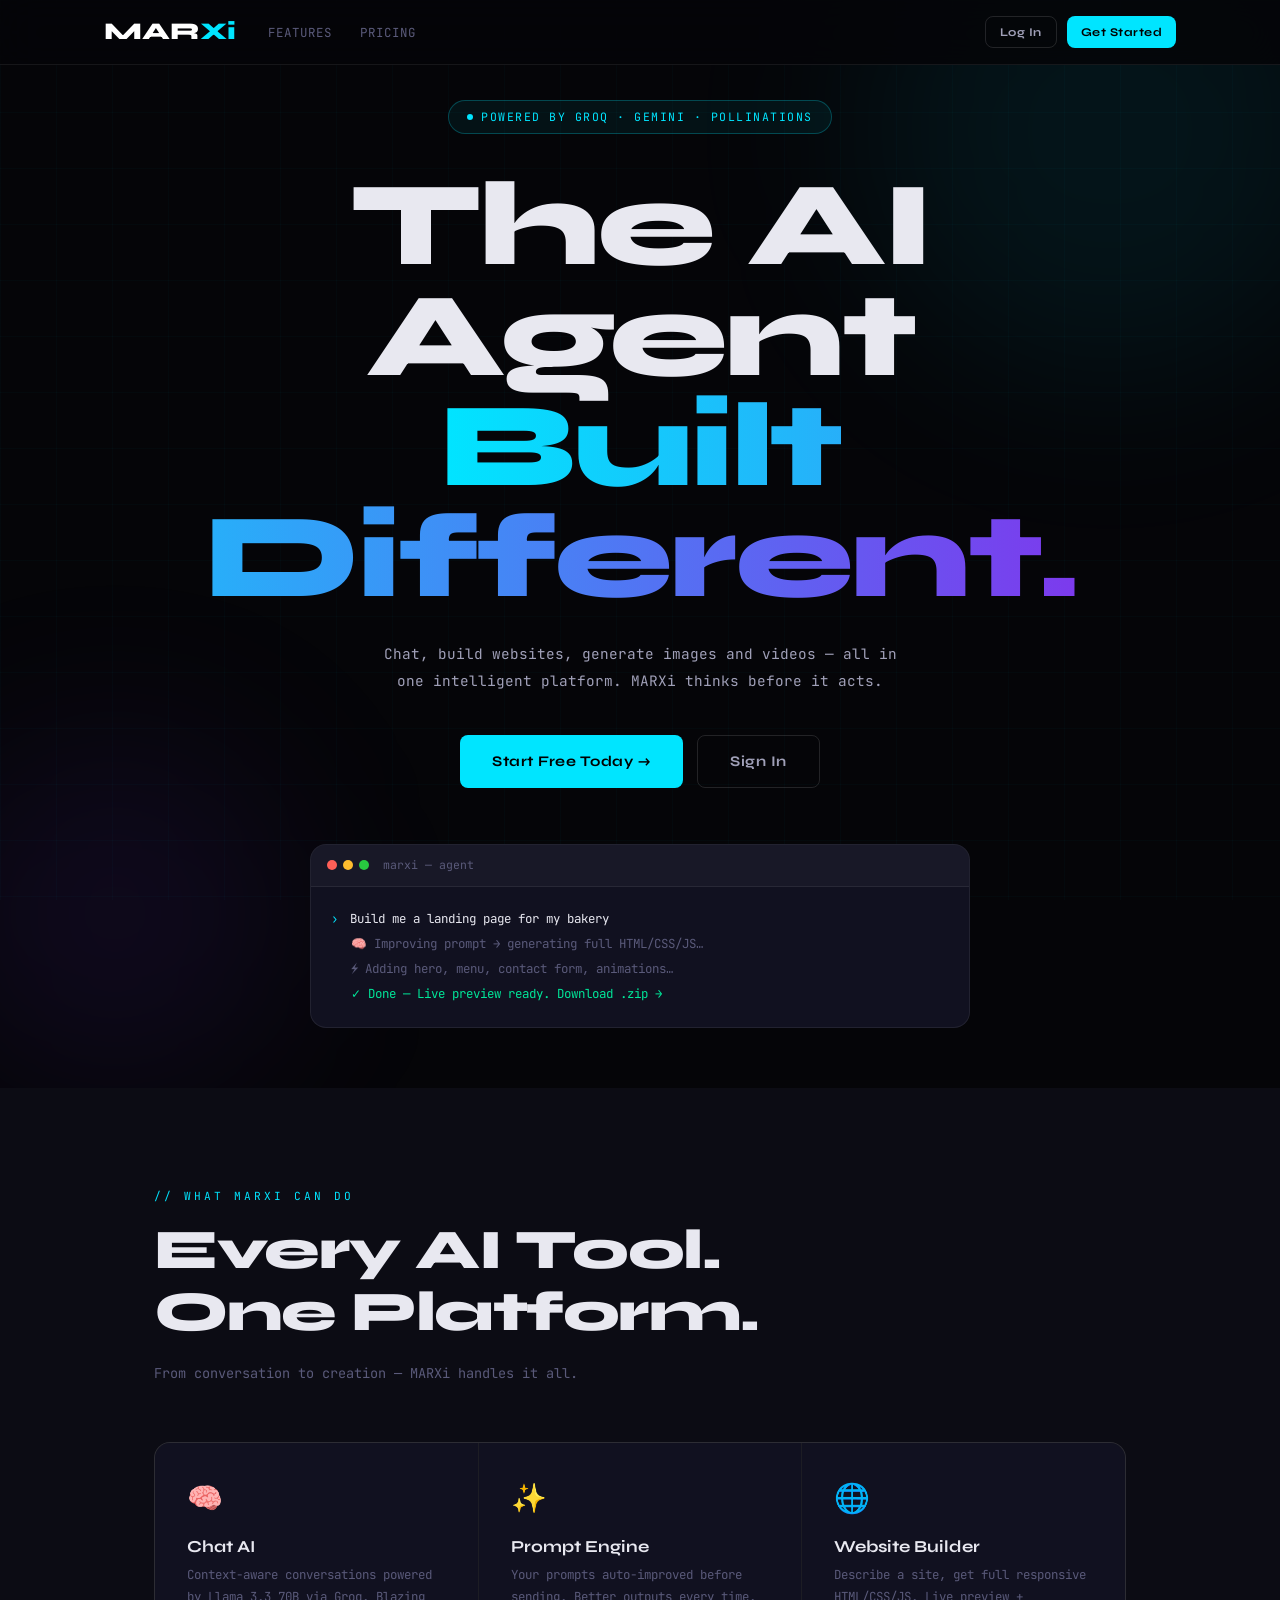
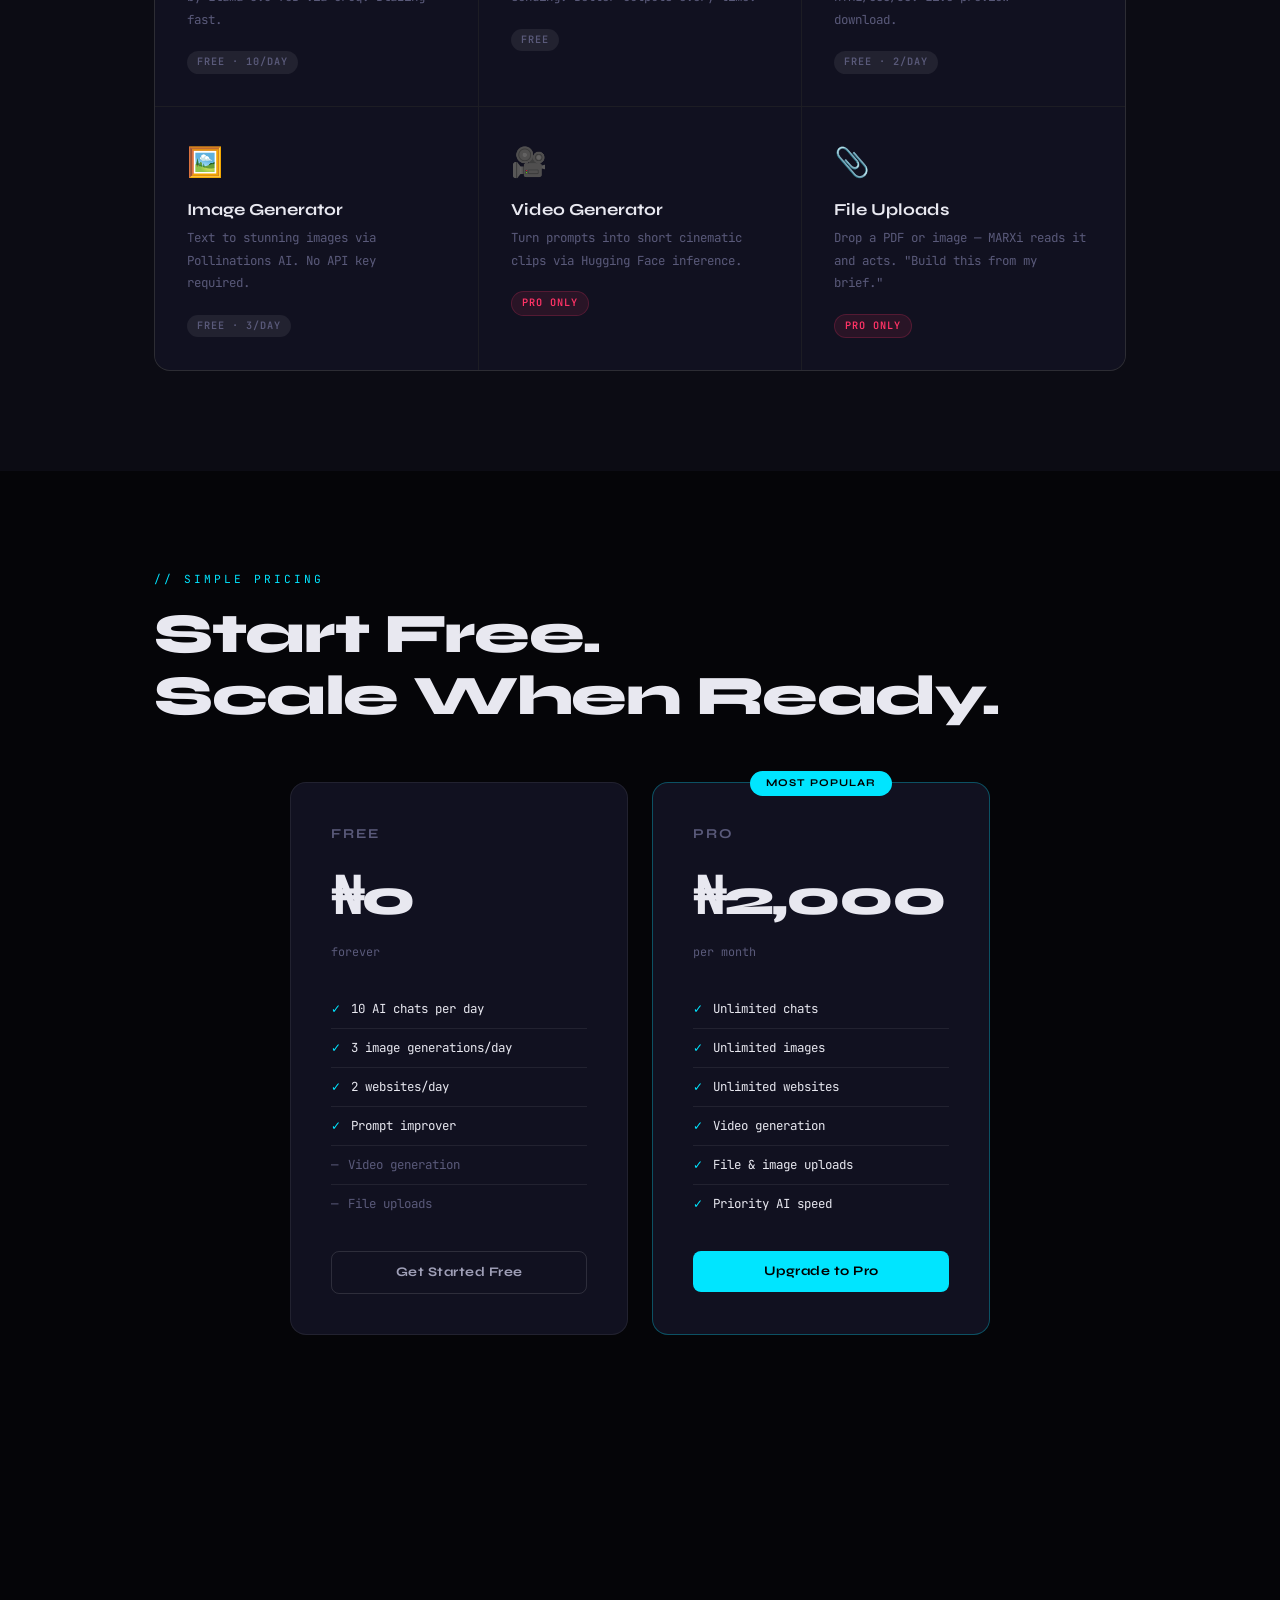
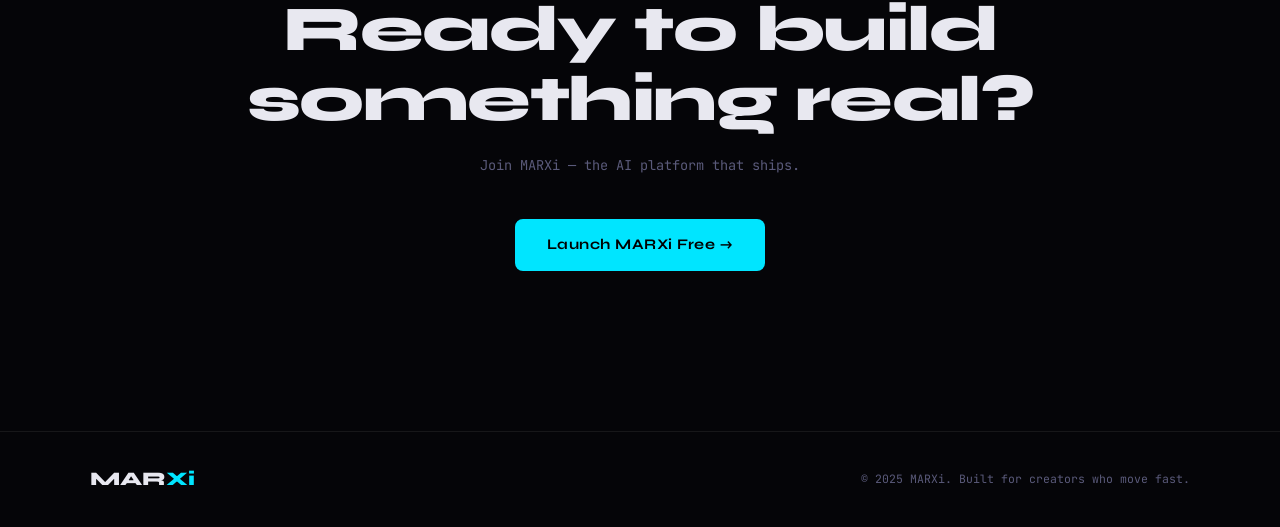
<file: index.html>
<!DOCTYPE html>
<html lang="en">
<head>
  <meta charset="UTF-8"/>
  <meta name="viewport" content="width=device-width, initial-scale=1.0"/>
  <title>MARXi — The AI Agent Built Different</title>
  <link rel="stylesheet" href="styles/global.css"/>
  <link rel="stylesheet" href="styles/landing.css"/>
</head>
<body class="grid-bg">

<nav class="nav">
  <div class="nav-inner">
    <div class="nav-logo">MAR<span>Xi</span></div>
    <ul class="nav-links">
      <li><a href="#features">Features</a></li>
      <li><a href="#pricing">Pricing</a></li>
    </ul>
    <div class="nav-cta">
      <a href="auth.html" class="btn btn-ghost btn-sm">Log In</a>
      <a href="auth.html?mode=signup" class="btn btn-primary btn-sm">Get Started</a>
    </div>
    <button class="nav-mobile-btn" id="navMobileBtn">☰</button>
  </div>
  <div class="nav-mobile-menu" id="navMobileMenu">
    <a href="#features">Features</a>
    <a href="#pricing">Pricing</a>
    <a href="auth.html">Log In</a>
    <a href="auth.html?mode=signup" class="btn btn-primary btn-sm" style="width:fit-content">Get Started</a>
  </div>
</nav>

<!-- Hero -->
<section class="hero">
  <div class="hero-orb orb1"></div>
  <div class="hero-orb orb2"></div>
  <div class="hero-inner">
    <div class="hero-badge">
      <span class="badge-dot"></span>
      Powered by Groq · Gemini · Pollinations
    </div>
    <h1 class="hero-title">
      The AI Agent<br/>
      <span class="gradient-text">Built Different.</span>
    </h1>
    <p class="hero-sub">
      Chat, build websites, generate images and videos — all in one intelligent platform.
      MARXi thinks before it acts.
    </p>
    <div class="hero-cta">
      <a href="auth.html?mode=signup" class="btn btn-primary btn-lg">Start Free Today →</a>
      <a href="auth.html" class="btn btn-ghost btn-lg">Sign In</a>
    </div>
    <!-- Terminal mockup -->
    <div class="terminal">
      <div class="terminal-bar">
        <div class="t-dots">
          <span class="t-dot r"></span>
          <span class="t-dot y"></span>
          <span class="t-dot g"></span>
        </div>
        <span class="t-title">marxi — agent</span>
      </div>
      <div class="terminal-body">
        <div class="t-line" style="animation-delay:0.6s"><span class="t-prompt">›</span><span>Build me a landing page for my bakery</span></div>
        <div class="t-line" style="animation-delay:1.1s"><span class="t-out">🧠 Improving prompt → generating full HTML/CSS/JS…</span></div>
        <div class="t-line" style="animation-delay:1.6s"><span class="t-out">⚡ Adding hero, menu, contact form, animations…</span></div>
        <div class="t-line" style="animation-delay:2.1s"><span class="t-out t-ok">✓ Done — Live preview ready. Download .zip →</span></div>
      </div>
    </div>
  </div>
</section>

<!-- Features -->
<section class="features" id="features">
  <div class="section-inner">
    <p class="section-eyebrow">// What MARXi Can Do</p>
    <h2 class="section-title">Every AI Tool.<br/>One Platform.</h2>
    <p class="section-sub">From conversation to creation — MARXi handles it all.</p>
    <div class="features-grid">
      <div class="feat-card">
        <div class="feat-icon">🧠</div>
        <h3>Chat AI</h3>
        <p>Context-aware conversations powered by Llama 3.3 70B via Groq. Blazing fast.</p>
        <span class="badge badge-free">Free · 10/day</span>
      </div>
      <div class="feat-card">
        <div class="feat-icon">✨</div>
        <h3>Prompt Engine</h3>
        <p>Your prompts auto-improved before sending. Better outputs every time.</p>
        <span class="badge badge-free">Free</span>
      </div>
      <div class="feat-card">
        <div class="feat-icon">🌐</div>
        <h3>Website Builder</h3>
        <p>Describe a site, get full responsive HTML/CSS/JS. Live preview + download.</p>
        <span class="badge badge-free">Free · 2/day</span>
      </div>
      <div class="feat-card">
        <div class="feat-icon">🖼️</div>
        <h3>Image Generator</h3>
        <p>Text to stunning images via Pollinations AI. No API key required.</p>
        <span class="badge badge-free">Free · 3/day</span>
      </div>
      <div class="feat-card">
        <div class="feat-icon">🎥</div>
        <h3>Video Generator</h3>
        <p>Turn prompts into short cinematic clips via Hugging Face inference.</p>
        <span class="badge badge-paid">Pro Only</span>
      </div>
      <div class="feat-card">
        <div class="feat-icon">📎</div>
        <h3>File Uploads</h3>
        <p>Drop a PDF or image — MARXi reads it and acts. "Build this from my brief."</p>
        <span class="badge badge-paid">Pro Only</span>
      </div>
    </div>
  </div>
</section>

<!-- Pricing -->
<section class="pricing" id="pricing">
  <div class="section-inner">
    <p class="section-eyebrow">// Simple Pricing</p>
    <h2 class="section-title">Start Free.<br/>Scale When Ready.</h2>
    <div class="pricing-grid">
      <div class="price-card">
        <p class="price-name">Free</p>
        <div class="price-amount">₦0</div>
        <p class="price-period">forever</p>
        <ul class="price-list">
          <li class="yes">10 AI chats per day</li>
          <li class="yes">3 image generations/day</li>
          <li class="yes">2 websites/day</li>
          <li class="yes">Prompt improver</li>
          <li class="no">Video generation</li>
          <li class="no">File uploads</li>
        </ul>
        <a href="auth.html?mode=signup" class="btn btn-ghost w-full">Get Started Free</a>
      </div>
      <div class="price-card featured">
        <div class="featured-badge">MOST POPULAR</div>
        <p class="price-name">Pro</p>
        <div class="price-amount">₦2,000</div>
        <p class="price-period">per month</p>
        <ul class="price-list">
          <li class="yes">Unlimited chats</li>
          <li class="yes">Unlimited images</li>
          <li class="yes">Unlimited websites</li>
          <li class="yes">Video generation</li>
          <li class="yes">File & image uploads</li>
          <li class="yes">Priority AI speed</li>
        </ul>
        <a href="auth.html?mode=signup&plan=pro" class="btn btn-primary w-full">Upgrade to Pro</a>
      </div>
    </div>
  </div>
</section>

<!-- CTA -->
<section class="cta-section">
  <div class="section-inner" style="text-align:center">
    <h2 class="section-title" style="font-size:clamp(2rem,6vw,4rem)">Ready to build<br/>something real?</h2>
    <p class="section-sub" style="margin:0 auto 40px">Join MARXi — the AI platform that ships.</p>
    <a href="auth.html?mode=signup" class="btn btn-primary btn-lg">Launch MARXi Free →</a>
  </div>
</section>

<footer class="footer">
  <div class="footer-inner">
    <div class="footer-logo">MAR<span>Xi</span></div>
    <p>© 2025 MARXi. Built for creators who move fast.</p>
  </div>
</footer>

<script>
  // Mobile nav toggle
  document.getElementById('navMobileBtn').addEventListener('click', () => {
    document.getElementById('navMobileMenu').classList.toggle('open');
  });
  // Scroll reveal
  const obs = new IntersectionObserver(entries => {
    entries.forEach(e => { if(e.isIntersecting) e.target.classList.add('visible'); });
  }, { threshold: 0.1 });
  document.querySelectorAll('.feat-card, .price-card').forEach(el => obs.observe(el));
</script>
</body>
</html>
</file>
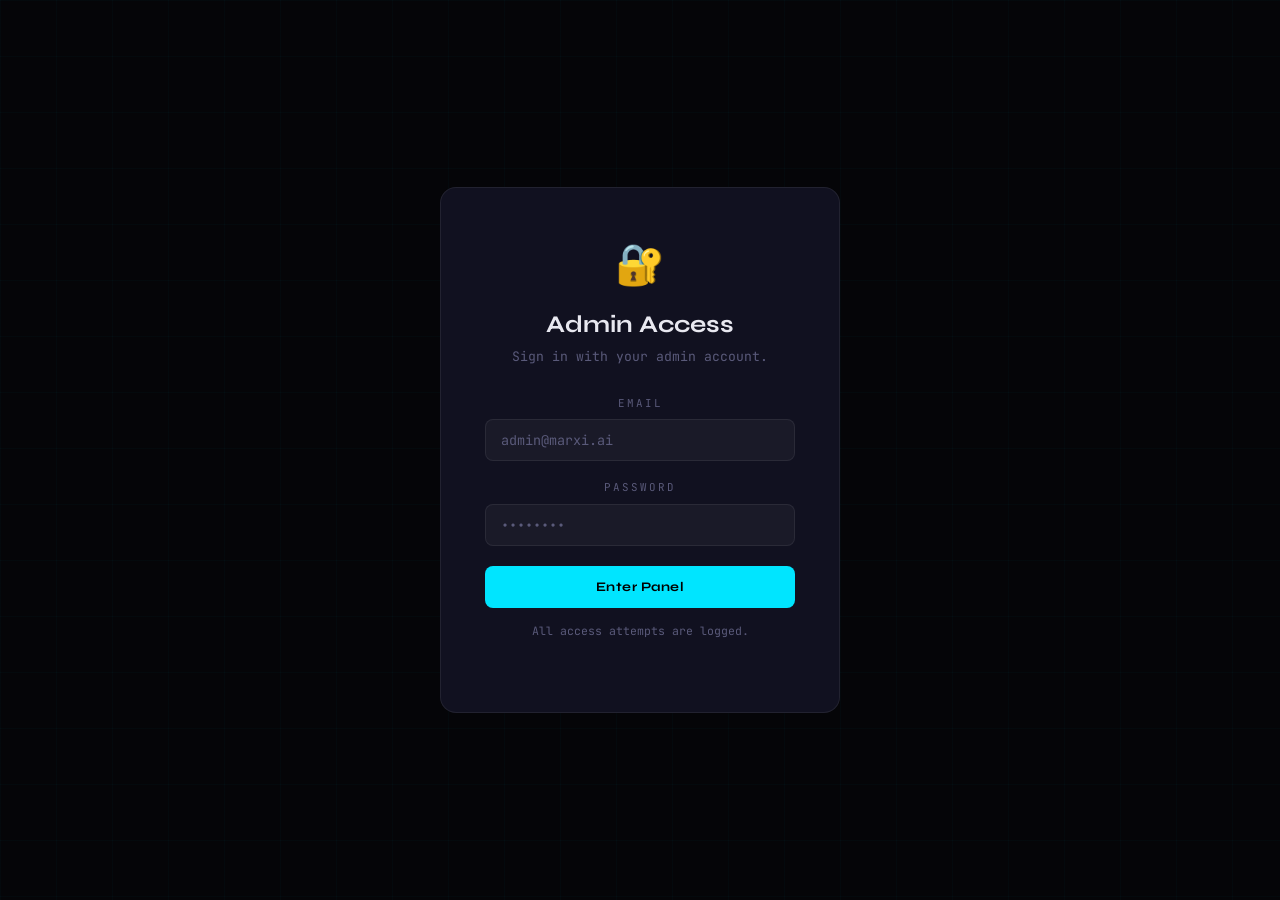
<file: admin/index.html>
<!DOCTYPE html>
<html lang="en">
<head>
  <meta charset="UTF-8"/>
  <meta name="viewport" content="width=device-width, initial-scale=1.0"/>
  <title>MARXi Admin</title>
  <link rel="stylesheet" href="../styles/global.css"/>
  <link rel="stylesheet" href="../styles/admin.css"/>
</head>
<body class="grid-bg">

<!-- Gate (shown until auth confirmed) -->
<div id="gate" class="gate-wrap">
  <div class="gate-card">
    <div style="font-size:2.5rem;margin-bottom:16px">🔐</div>
    <h2>Admin Access</h2>
    <p>Sign in with your admin account.</p>
    <div id="gateMsg" class="gate-msg"></div>
    <div class="form-group">
      <label class="input-label">Email</label>
      <input class="input" type="email" id="adminEmail" placeholder="admin@marxi.ai"/>
    </div>
    <div class="form-group" style="margin-bottom:20px">
      <label class="input-label">Password</label>
      <input class="input" type="password" id="adminPass" placeholder="••••••••"/>
    </div>
    <button class="btn btn-primary w-full" onclick="adminLogin()" style="padding:13px">Enter Panel</button>
    <p style="margin-top:14px;font-size:0.72rem;color:var(--muted)">All access attempts are logged.</p>
  </div>
</div>

<!-- Admin panel (hidden until auth) -->
<div id="panel" class="admin-shell" style="display:none">
  <aside class="admin-sidebar">
    <div class="sidebar-logo">
      <div class="logo-text">MAR<span>Xi</span></div>
      <div style="font-size:0.6rem;letter-spacing:2px;text-transform:uppercase;color:var(--accent3);margin-top:2px">Admin</div>
    </div>
    <nav class="sidebar-nav">
      <button class="nav-item active" onclick="showPage('overview')"   id="nav-overview">  <span class="nav-icon">📊</span><span class="nav-label">Overview</span></button>
      <button class="nav-item" onclick="showPage('plans')"     id="nav-plans">     <span class="nav-icon">💰</span><span class="nav-label">Plans & Limits</span></button>
      <button class="nav-item" onclick="showPage('features')"  id="nav-features">  <span class="nav-icon">⚙️</span><span class="nav-label">Features</span></button>
      <button class="nav-item" onclick="showPage('users')"     id="nav-users">     <span class="nav-icon">👥</span><span class="nav-label">Users</span></button>
      <button class="nav-item" onclick="showPage('models')"    id="nav-models">    <span class="nav-icon">🧠</span><span class="nav-label">AI Models</span></button>
      <button class="nav-item" onclick="showPage('keys')"      id="nav-keys">      <span class="nav-icon">🔑</span><span class="nav-label">API Keys</span></button>
      <button class="nav-item" onclick="adminLogout()">                             <span class="nav-icon">🚪</span><span class="nav-label">Sign Out</span></button>
    </nav>
  </aside>

  <main class="admin-main">
    <!-- Overview -->
    <div class="apage active" id="page-overview">
      <h1 class="apage-title">Overview</h1>
      <div class="stats-row" id="statsRow">
        <div class="stat-box"><div class="stat-box-label">Total Users</div><div class="stat-box-val" id="s-total">—</div></div>
        <div class="stat-box"><div class="stat-box-label">Pro Users</div><div class="stat-box-val" id="s-pro" style="color:var(--accent)">—</div></div>
        <div class="stat-box"><div class="stat-box-label">Free Users</div><div class="stat-box-val" id="s-free">—</div></div>
        <div class="stat-box"><div class="stat-box-label">Est. Revenue</div><div class="stat-box-val" id="s-rev" style="color:var(--green)">—</div></div>
      </div>
      <div class="acard">
        <h3>Recent Users</h3>
        <div class="table-wrap">
          <table><thead><tr><th>Name</th><th>Email</th><th>Plan</th><th>Joined</th><th>Actions</th></tr></thead>
          <tbody id="recentTbl"><tr><td colspan="5" class="tbl-empty">Loading…</td></tr></tbody></table>
        </div>
      </div>
    </div>

    <!-- Plans -->
    <div class="apage" id="page-plans">
      <h1 class="apage-title">Plans & Limits</h1>
      <p class="apage-sub">Set daily usage limits per plan. Changes apply immediately to all users.</p>
      <div class="plan-grid">
        <div class="acard">
          <h3>🟢 Free Plan</h3>
          <div class="form-group"><label class="input-label">Daily Chats</label><input class="input" type="number" id="free_chats" value="10" min="0"/></div>
          <div class="form-group"><label class="input-label">Daily Images</label><input class="input" type="number" id="free_images" value="3" min="0"/></div>
          <div class="form-group"><label class="input-label">Daily Websites</label><input class="input" type="number" id="free_websites" value="2" min="0"/></div>
          <div class="form-group"><label class="input-label">Videos (always 0)</label><input class="input" type="number" value="0" disabled style="opacity:0.4"/></div>
        </div>
        <div class="acard" style="border-color:rgba(0,229,255,0.2)">
          <h3>⭐ Pro Plan</h3>
          <div class="form-group"><label class="input-label">Monthly Price (₦)</label><input class="input" type="number" id="pro_price" value="2000" min="100"/></div>
          <div class="form-group"><label class="input-label">Daily Chats</label><input class="input" type="number" id="pro_chats" value="9999"/></div>
          <div class="form-group"><label class="input-label">Daily Images</label><input class="input" type="number" id="pro_images" value="9999"/></div>
          <div class="form-group"><label class="input-label">Daily Websites</label><input class="input" type="number" id="pro_websites" value="9999"/></div>
          <div class="form-group"><label class="input-label">Daily Videos</label><input class="input" type="number" id="pro_videos" value="30"/></div>
        </div>
      </div>
      <button class="btn btn-primary" onclick="savePlans()">💾 Save Plan Settings</button>
    </div>

    <!-- Features -->
    <div class="apage" id="page-features">
      <h1 class="apage-title">Feature Controls</h1>
      <p class="apage-sub">Enable or disable features globally in real-time.</p>
      <div class="acard" style="margin-bottom:20px">
        <h3>Global Features</h3>
        <div id="featureList"></div>
        <button class="btn btn-primary" style="margin-top:20px" onclick="saveFeatures()">💾 Save Features</button>
      </div>
      <div class="acard">
        <h3>📢 Platform Announcement</h3>
        <p style="color:var(--muted);font-size:0.8rem;margin-bottom:14px">Show a banner to all users inside the app.</p>
        <div class="form-group">
          <textarea class="input" id="announceTxt" rows="2" placeholder="e.g. 🎉 Video generation is now live!"></textarea>
        </div>
        <div style="display:flex;gap:10px">
          <button class="btn btn-primary btn-sm" onclick="saveAnnouncement()">Send</button>
          <button class="btn btn-ghost btn-sm" onclick="clearAnnouncement()">Clear</button>
        </div>
      </div>
    </div>

    <!-- Users -->
    <div class="apage" id="page-users">
      <h1 class="apage-title">User Management</h1>
      <div class="acard" style="margin-bottom:16px">
        <div style="display:flex;gap:12px;flex-wrap:wrap">
          <input class="input" type="text" id="userSearch" placeholder="Search name or email…" style="flex:1;min-width:200px" oninput="searchUsers(this.value)"/>
          <select class="input" id="planFilter" style="width:160px" onchange="filterByPlan()">
            <option value="">All Plans</option>
            <option value="free">Free</option>
            <option value="pro">Pro</option>
          </select>
        </div>
      </div>
      <div class="acard">
        <div class="table-wrap">
          <table><thead><tr><th>Name</th><th>Email</th><th>Plan</th><th>Chats</th><th>Images</th><th>Joined</th><th>Actions</th></tr></thead>
          <tbody id="usersTbl"><tr><td colspan="7" class="tbl-empty">Loading…</td></tr></tbody></table>
        </div>
      </div>
    </div>

    <!-- API Keys -->
    <div class="apage" id="page-keys">
      <h1 class="apage-title">API Keys</h1>
      <p class="apage-sub">Keys are saved to Firestore and loaded at runtime. They never appear in your code or GitHub.</p>
      <div class="acard">
        <h3>🔑 AI Service Keys</h3>
        <div class="form-group">
          <label class="input-label">Groq API Key (Chat AI)</label>
          <input class="input" type="password" id="key_groq" placeholder="gsk_..."/>
          <p style="font-size:0.68rem;color:var(--muted);margin-top:5px">Get free at: console.groq.com</p>
        </div>
        <div class="form-group">
          <label class="input-label">Google Gemini Key (Website Builder)</label>
          <input class="input" type="password" id="key_gemini" placeholder="AIza..."/>
          <p style="font-size:0.68rem;color:var(--muted);margin-top:5px">Get free at: aistudio.google.com</p>
        </div>
        <div class="form-group" style="margin-bottom:24px">
          <label class="input-label">HuggingFace Token (Video Gen)</label>
          <input class="input" type="password" id="key_hf" placeholder="hf_..."/>
          <p style="font-size:0.68rem;color:var(--muted);margin-top:5px">Get free at: huggingface.co/settings/tokens</p>
        </div>
        <button class="btn btn-primary" onclick="saveKeys()">💾 Save Keys to Firestore</button>
        <div style="margin-top:16px;padding:14px;background:rgba(0,229,255,0.05);border:1px solid rgba(0,229,255,0.15);border-radius:var(--radius-sm)">
          <p style="font-size:0.75rem;color:var(--accent);margin-bottom:6px">✓ Why this is safe</p>
          <p style="font-size:0.72rem;color:var(--muted);line-height:1.7">Keys are stored in Firestore <code style="background:rgba(255,255,255,0.08);padding:1px 5px;border-radius:3px">config/keys</code> doc, which only authenticated users can read. They never appear in your GitHub code.</p>
        </div>
      </div>

      <div class="acard" style="margin-top:0">
        <h3>🔥 Firebase Config</h3>
        <p style="color:var(--muted);font-size:0.8rem;line-height:1.7;margin-bottom:18px">
          Paste your Firebase config below. These values replace the placeholders in <code style="background:rgba(255,255,255,0.08);padding:1px 5px;border-radius:3px">js/firebase.js</code>. Firebase client config is <strong style="color:var(--text)">not a secret</strong> — it just identifies your project. Your Firestore Rules protect actual data.
        </p>
        <div style="display:grid;grid-template-columns:1fr 1fr;gap:14px">
          <div class="form-group">
            <label class="input-label">API Key</label>
            <input class="input" type="text" id="fb_apiKey" placeholder="AIza..."/>
          </div>
          <div class="form-group">
            <label class="input-label">Auth Domain</label>
            <input class="input" type="text" id="fb_authDomain" placeholder="project.firebaseapp.com"/>
          </div>
          <div class="form-group">
            <label class="input-label">Project ID</label>
            <input class="input" type="text" id="fb_projectId" placeholder="your-project-id"/>
          </div>
          <div class="form-group">
            <label class="input-label">Storage Bucket</label>
            <input class="input" type="text" id="fb_storageBucket" placeholder="project.appspot.com"/>
          </div>
          <div class="form-group">
            <label class="input-label">Messaging Sender ID</label>
            <input class="input" type="text" id="fb_senderId" placeholder="123456789"/>
          </div>
          <div class="form-group">
            <label class="input-label">App ID</label>
            <input class="input" type="text" id="fb_appId" placeholder="1:xxx:web:xxx"/>
          </div>
        </div>
        <button class="btn btn-primary" onclick="copyFirebaseSnippet()">📋 Copy Updated firebase.js Snippet</button>
      </div>
    </div>

    <!-- Models -->
    <div class="apage" id="page-models">      <h1 class="apage-title">AI Model Config</h1>
      <p class="apage-sub">Choose which models power each feature.</p>
      <div class="acard">
        <div class="form-group">
          <label class="input-label">Chat AI Model</label>
          <select class="input" id="chatModel">
            <option value="llama-3.3-70b-versatile">Llama 3.3 70B (Groq — Recommended)</option>
            <option value="llama-3.1-8b-instant">Llama 3.1 8B (Groq — Fastest)</option>
            <option value="mixtral-8x7b-32768">Mixtral 8x7B (Groq)</option>
            <option value="gemma2-9b-it">Gemma 2 9B (Groq)</option>
          </select>
        </div>
        <div class="form-group">
          <label class="input-label">Website Generator Model</label>
          <select class="input" id="websiteModel">
            <option value="gemini-2.0-flash">Gemini 2.0 Flash (Google — Best)</option>
            <option value="gemini-1.5-flash">Gemini 1.5 Flash (Google)</option>
          </select>
        </div>
        <div class="form-group">
          <label class="input-label">Max Tokens Per Response</label>
          <input class="input" type="number" id="maxTokens" value="1500" min="200" max="8000"/>
        </div>
        <div class="form-group">
          <label class="input-label">System Prompt (Chat)</label>
          <textarea class="input" id="systemPrompt" rows="4">You are MARXi, an advanced AI assistant. You are helpful, precise, and creative. When writing code always use markdown code blocks. Be concise and action-oriented.</textarea>
        </div>
        <button class="btn btn-primary" onclick="saveModels()">💾 Save Model Config</button>
      </div>
    </div>
  </main>
</div>

<div id="toast"></div>

<script type="module">
  import { initializeApp } from "https://www.gstatic.com/firebasejs/10.7.0/firebase-app.js";
  import { getAuth, signInWithEmailAndPassword, signOut, onAuthStateChanged } from "https://www.gstatic.com/firebasejs/10.7.0/firebase-auth.js";
  import { getFirestore, doc, getDoc, setDoc, collection, getDocs, updateDoc } from "https://www.gstatic.com/firebasejs/10.7.0/firebase-firestore.js";

  const ADMIN_EMAIL = "YOUR_ADMIN_EMAIL"; // 🔧 Replace with your email

  const app  = initializeApp({
    apiKey: "AIzaSyBVBQEPnYOTbkkfPKAqO6aYnVs29GSpId8",
    authDomain: "marxi-b1562.firebaseapp.com",
    projectId: "marxi-b1562",
    storageBucket: "marxi-b1562.firebasestorage.app",
    messagingSenderId: "702306346639",
    appId: "1:702306346639:web:01a30dc5f19f0751e172fa"
  });
  const auth = getAuth(app);
  const db   = getFirestore(app);
  let allUsers = [];

  function toast(msg, type = "success") {
    const el = document.getElementById("toast");
    el.textContent = msg;
    el.className = type === "error" ? "error show" : "show";
    clearTimeout(el._t);
    el._t = setTimeout(() => el.className = "", 3000);
  }

  onAuthStateChanged(auth, async user => {
    if (user && user.email === ADMIN_EMAIL) {
      document.getElementById("gate").style.display  = "none";
      document.getElementById("panel").style.display = "flex";
      await loadAll();
    } else if (user) {
      const gMsg = document.getElementById("gateMsg");
      gMsg.textContent = "Access denied. Admin only.";
      gMsg.className = "gate-msg show error";
      await signOut(auth);
    }
  });

  window.adminLogin = async () => {
    const email = document.getElementById("adminEmail").value;
    const pass  = document.getElementById("adminPass").value;
    const gMsg  = document.getElementById("gateMsg");
    try {
      await signInWithEmailAndPassword(auth, email, pass);
    } catch(e) {
      gMsg.textContent = "Login failed: " + e.message;
      gMsg.className = "gate-msg show error";
    }
  };
  window.adminLogout = async () => { await signOut(auth); location.reload(); };

  window.showPage = name => {
    document.querySelectorAll(".apage").forEach(p => p.classList.remove("active"));
    document.querySelectorAll(".nav-item").forEach(n => n.classList.remove("active"));
    document.getElementById("page-"+name).classList.add("active");
    document.getElementById("nav-"+name)?.classList.add("active");
  };

  async function loadAll() {
    await loadUsers();
    await loadConfig();
    renderFeatures();
  }

  async function loadUsers() {
    const snap = await getDocs(collection(db, "users"));
    allUsers = [];
    snap.forEach(d => allUsers.push(d.data()));

    const pro  = allUsers.filter(u => u.plan === "pro");
    const free = allUsers.filter(u => u.plan !== "pro");
    document.getElementById("s-total").textContent = allUsers.length;
    document.getElementById("s-pro").textContent   = pro.length;
    document.getElementById("s-free").textContent  = free.length;
    document.getElementById("s-rev").textContent   = "₦" + (pro.length * 2000).toLocaleString();

    renderUsersTable(allUsers.slice(0, 8), "recentTbl", true);
    renderUsersTable(allUsers, "usersTbl", false);
  }

  function renderUsersTable(users, id, compact) {
    const tbody = document.getElementById(id);
    if (!users.length) { tbody.innerHTML = `<tr><td colspan="7" class="tbl-empty">No users found</td></tr>`; return; }
    tbody.innerHTML = users.map(u => {
      const date = u.createdAt?.toDate?.()?.toLocaleDateString() || "—";
      return `<tr>
        <td>${u.name||"—"}</td>
        <td class="text-muted">${u.email||"—"}</td>
        <td><span class="badge badge-${u.plan||"free"}">${u.plan||"free"}</span></td>
        ${!compact?`<td>${u.usage?.chats||0}</td><td>${u.usage?.images||0}</td>`:""}
        <td class="text-muted">${date}</td>
        <td style="display:flex;gap:6px;flex-wrap:wrap">
          ${(u.plan||"free")==="free"
            ? `<button class="btn btn-ghost btn-sm" onclick="upgradePlan('${u.uid}','pro')">→ Pro</button>`
            : `<button class="btn btn-ghost btn-sm" onclick="upgradePlan('${u.uid}','free')">→ Free</button>`}
        </td>
      </tr>`;
    }).join("");
  }

  window.upgradePlan = async (uid, plan) => {
    await updateDoc(doc(db, "users", uid), { plan });
    toast(`✓ Plan updated to ${plan}`);
    await loadUsers();
  };

  window.searchUsers    = q => renderUsersTable(allUsers.filter(u => (u.email||"").toLowerCase().includes(q.toLowerCase()) || (u.name||"").toLowerCase().includes(q.toLowerCase())), "usersTbl", false);
  window.filterByPlan   = () => { const p = document.getElementById("planFilter").value; renderUsersTable(p ? allUsers.filter(u => (u.plan||"free")===p) : allUsers, "usersTbl", false); };

  async function loadConfig() {
    try {
      const planSnap = await getDoc(doc(db, "config", "plans"));
      if (planSnap.exists()) {
        const d = planSnap.data();
        ["chats","images","websites"].forEach(k => {
          if (d.free?.[k] !== undefined) document.getElementById("free_"+k).value = d.free[k];
          if (d.pro?.[k]  !== undefined) document.getElementById("pro_"+k).value  = d.pro[k];
        });
        if (d.pro?.videos) document.getElementById("pro_videos").value = d.pro.videos;
        if (d.pro?.price)  document.getElementById("pro_price").value  = d.pro.price;
      }
      const modelSnap = await getDoc(doc(db, "config", "models"));
      if (modelSnap.exists()) {
        const m = modelSnap.data();
        if (m.chat)         document.getElementById("chatModel").value    = m.chat;
        if (m.website)      document.getElementById("websiteModel").value = m.website;
        if (m.maxTokens)    document.getElementById("maxTokens").value    = m.maxTokens;
        if (m.systemPrompt) document.getElementById("systemPrompt").value = m.systemPrompt;
      }
      const featSnap = await getDoc(doc(db, "config", "features"));
      window._featureState = featSnap.exists() ? featSnap.data() : {};
    } catch(e) { console.error("Config load:", e); }
  }

  const FEATURE_DEFS = [
    { id:"chat",         label:"Chat AI",          desc:"Main conversational AI" },
    { id:"websiteGen",   label:"Website Generator", desc:"Gemini-powered site builder" },
    { id:"imageGen",     label:"Image Generation",  desc:"Pollinations text-to-image" },
    { id:"videoGen",     label:"Video Generation",  desc:"HuggingFace video (Pro)" },
    { id:"fileUpload",   label:"File Uploads",      desc:"PDF & image analysis (Pro)" },
    { id:"googleLogin",  label:"Google Login",      desc:"Allow Google OAuth" },
  ];

  function renderFeatures() {
    const state = window._featureState || {};
    document.getElementById("featureList").innerHTML = FEATURE_DEFS.map(f => `
      <div class="feat-toggle-row">
        <div><div class="toggle-label">${f.label}</div><div class="toggle-desc">${f.desc}</div></div>
        <label class="toggle-switch">
          <input type="checkbox" id="feat_${f.id}" ${state[f.id]!==false?"checked":""}/>
          <span class="switch-track"></span>
        </label>
      </div>`).join("");
  }

  window.savePlans = async () => {
    await setDoc(doc(db, "config", "plans"), {
      free: { chats:+document.getElementById("free_chats").value, images:+document.getElementById("free_images").value, websites:+document.getElementById("free_websites").value, videos:0 },
      pro:  { chats:+document.getElementById("pro_chats").value, images:+document.getElementById("pro_images").value, websites:+document.getElementById("pro_websites").value, videos:+document.getElementById("pro_videos").value, price:+document.getElementById("pro_price").value }
    });
    toast("✓ Plans saved!");
  };

  window.saveFeatures = async () => {
    const obj = {};
    FEATURE_DEFS.forEach(f => { obj[f.id] = document.getElementById("feat_"+f.id).checked; });
    await setDoc(doc(db, "config", "features"), obj);
    toast("✓ Features saved!");
  };

  window.saveModels = async () => {
    await setDoc(doc(db, "config", "models"), {
      chat:         document.getElementById("chatModel").value,
      website:      document.getElementById("websiteModel").value,
      maxTokens:    +document.getElementById("maxTokens").value,
      systemPrompt: document.getElementById("systemPrompt").value
    });
    toast("✓ Models saved!");
  };

  window.saveKeys = async () => {
    const groq   = document.getElementById("key_groq").value.trim();
    const gemini = document.getElementById("key_gemini").value.trim();
    const hf     = document.getElementById("key_hf").value.trim();
    if (!groq && !gemini && !hf) { toast("Enter at least one key", "error"); return; }
    const payload = {};
    if (groq)   payload.groq   = groq;
    if (gemini) payload.gemini = gemini;
    if (hf)     payload.hf     = hf;
    await setDoc(doc(db, "config", "keys"), payload, { merge: true });
    // Clear inputs after saving
    ["key_groq","key_gemini","key_hf"].forEach(id => document.getElementById(id).value = "");
    toast("✓ Keys saved to Firestore!");
  };

  window.copyFirebaseSnippet = () => {
    const cfg = {
      apiKey:            document.getElementById("fb_apiKey").value.trim(),
      authDomain:        document.getElementById("fb_authDomain").value.trim(),
      projectId:         document.getElementById("fb_projectId").value.trim(),
      storageBucket:     document.getElementById("fb_storageBucket").value.trim(),
      messagingSenderId: document.getElementById("fb_senderId").value.trim(),
      appId:             document.getElementById("fb_appId").value.trim(),
    };
    const snippet = `const firebaseConfig = ${JSON.stringify(cfg, null, 2)};`;
    navigator.clipboard.writeText(snippet);
    toast("✓ Firebase config copied! Paste into js/firebase.js");
  };
    const text = document.getElementById("announceTxt").value;
    await setDoc(doc(db, "config", "announcement"), { text, active: !!text, updatedAt: new Date().toISOString() });
    toast("✓ Announcement sent!");
  };
  window.clearAnnouncement = async () => {
    await setDoc(doc(db, "config", "announcement"), { text:"", active:false });
    document.getElementById("announceTxt").value = "";
    toast("Announcement cleared");
  };
</script>
</body>
</html>
</file>
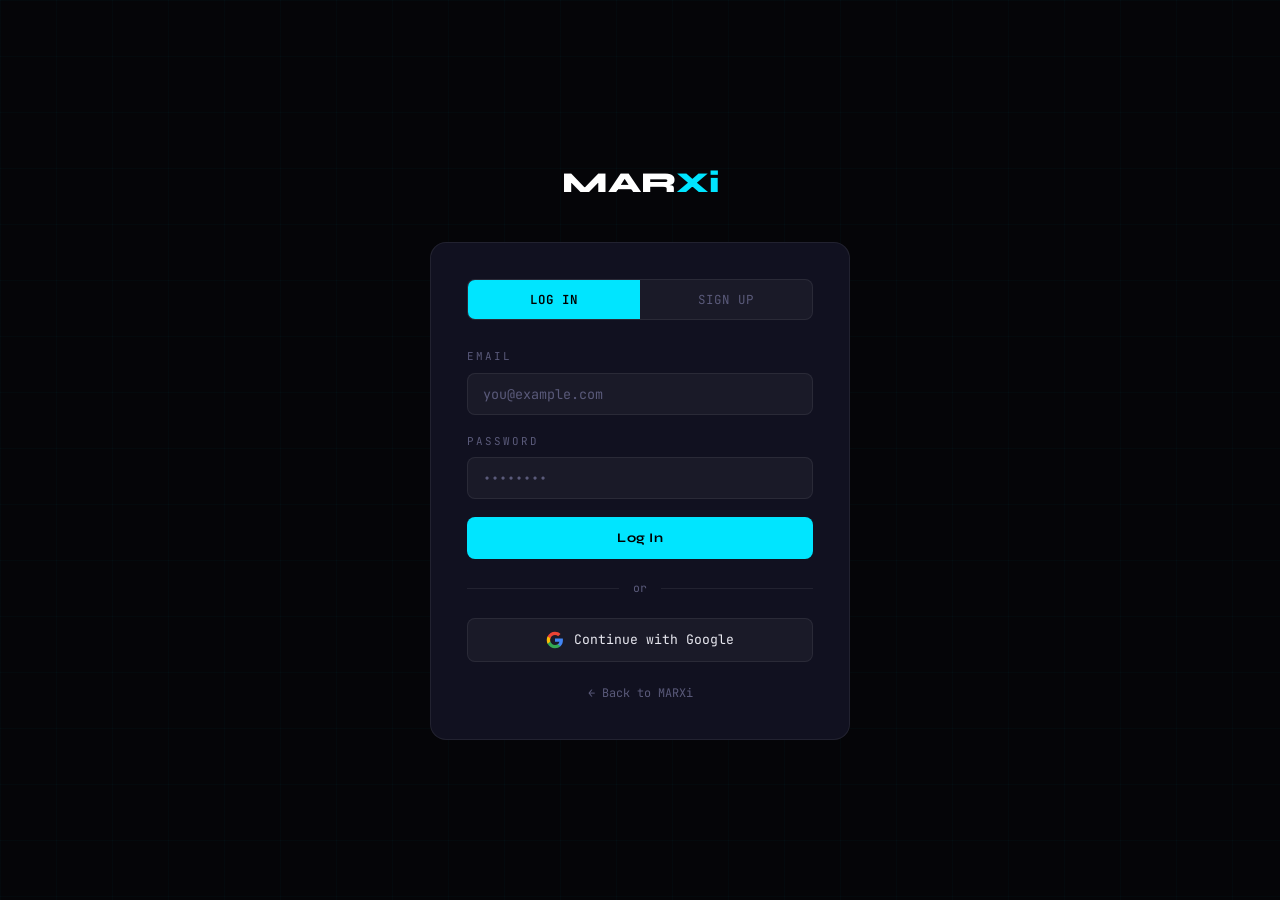
<file: auth.html>
<!doctype html>
<html lang="en">
    <head>
        <meta charset="UTF-8" />
        <meta
            name="viewport"
            content="width=device-width, initial-scale=1.0"
        />
        <title>MARXi — Sign In</title>
        <link
            rel="stylesheet"
            href="styles/global.css"
        />
        <link
            rel="stylesheet"
            href="styles/auth.css"
        />
    </head>
    <body class="grid-bg">
        <div class="auth-page">
            <a
                href="index.html"
                class="auth-logo"
                >MAR<span>Xi</span></a
            >

            <div class="auth-card">
                <div class="auth-card-glow"></div>

                <!-- Tabs -->
                <div class="auth-tabs">
                    <button
                        class="auth-tab active"
                        id="tabLogin"
                        onclick="switchTab('login')"
                    >
                        Log In
                    </button>
                    <button
                        class="auth-tab"
                        id="tabSignup"
                        onclick="switchTab('signup')"
                    >
                        Sign Up
                    </button>
                </div>

                <!-- Message box -->
                <div
                    class="auth-msg"
                    id="msgBox"
                ></div>

                <!-- Login Form -->
                <div id="loginForm">
                    <div class="form-group">
                        <label class="input-label">Email</label>
                        <input
                            class="input"
                            type="email"
                            id="loginEmail"
                            placeholder="you@example.com"
                            autocomplete="email"
                        />
                    </div>
                    <div class="form-group">
                        <label class="input-label">Password</label>
                        <input
                            class="input"
                            type="password"
                            id="loginPass"
                            placeholder="••••••••"
                            autocomplete="current-password"
                        />
                    </div>
                    <button
                        class="btn btn-primary w-full"
                        id="loginBtn"
                        onclick="handleLogin()"
                        style="padding: 13px"
                    >
                        Log In
                    </button>
                    <div class="auth-divider"><span>or</span></div>
                    <button
                        class="btn-google"
                        onclick="handleGoogle()"
                    >
                        <svg
                            width="18"
                            height="18"
                            viewBox="0 0 24 24"
                        >
                            <path
                                fill="#4285F4"
                                d="M22.56 12.25c0-.78-.07-1.53-.2-2.25H12v4.26h5.92c-.26 1.37-1.04 2.53-2.21 3.31v2.77h3.57c2.08-1.92 3.28-4.74 3.28-8.09z"
                            />
                            <path
                                fill="#34A853"
                                d="M12 23c2.97 0 5.46-.98 7.28-2.66l-3.57-2.77c-.98.66-2.23 1.06-3.71 1.06-2.86 0-5.29-1.93-6.16-4.53H2.18v2.84C3.99 20.53 7.7 23 12 23z"
                            />
                            <path
                                fill="#FBBC05"
                                d="M5.84 14.09c-.22-.66-.35-1.36-.35-2.09s.13-1.43.35-2.09V7.07H2.18C1.43 8.55 1 10.22 1 12s.43 3.45 1.18 4.93l3.66-2.84z"
                            />
                            <path
                                fill="#EA4335"
                                d="M12 5.38c1.62 0 3.06.56 4.21 1.64l3.15-3.15C17.45 2.09 14.97 1 12 1 7.7 1 3.99 3.47 2.18 7.07l3.66 2.84c.87-2.6 3.3-4.53 6.16-4.53z"
                            />
                        </svg>
                        Continue with Google
                    </button>
                </div>

                <!-- Signup Form -->
                <div
                    id="signupForm"
                    style="display: none"
                >
                    <div class="form-group">
                        <label class="input-label">Full Name</label>
                        <input
                            class="input"
                            type="text"
                            id="signupName"
                            placeholder="Your Name"
                            autocomplete="name"
                        />
                    </div>
                    <div class="form-group">
                        <label class="input-label">Email</label>
                        <input
                            class="input"
                            type="email"
                            id="signupEmail"
                            placeholder="you@example.com"
                            autocomplete="email"
                        />
                    </div>
                    <div class="form-group">
                        <label class="input-label">Password</label>
                        <input
                            class="input"
                            type="password"
                            id="signupPass"
                            placeholder="Min 6 characters"
                            autocomplete="new-password"
                        />
                    </div>
                    <button
                        class="btn btn-primary w-full"
                        id="signupBtn"
                        onclick="handleSignup()"
                        style="padding: 13px"
                    >
                        Create Account
                    </button>
                    <div class="auth-divider"><span>or</span></div>
                    <button
                        class="btn-google"
                        onclick="handleGoogle()"
                    >
                        <svg
                            width="18"
                            height="18"
                            viewBox="0 0 24 24"
                        >
                            <path
                                fill="#4285F4"
                                d="M22.56 12.25c0-.78-.07-1.53-.2-2.25H12v4.26h5.92c-.26 1.37-1.04 2.53-2.21 3.31v2.77h3.57c2.08-1.92 3.28-4.74 3.28-8.09z"
                            />
                            <path
                                fill="#34A853"
                                d="M12 23c2.97 0 5.46-.98 7.28-2.66l-3.57-2.77c-.98.66-2.23 1.06-3.71 1.06-2.86 0-5.29-1.93-6.16-4.53H2.18v2.84C3.99 20.53 7.7 23 12 23z"
                            />
                            <path
                                fill="#FBBC05"
                                d="M5.84 14.09c-.22-.66-.35-1.36-.35-2.09s.13-1.43.35-2.09V7.07H2.18C1.43 8.55 1 10.22 1 12s.43 3.45 1.18 4.93l3.66-2.84z"
                            />
                            <path
                                fill="#EA4335"
                                d="M12 5.38c1.62 0 3.06.56 4.21 1.64l3.15-3.15C17.45 2.09 14.97 1 12 1 7.7 1 3.99 3.47 2.18 7.07l3.66 2.84c.87-2.6 3.3-4.53 6.16-4.53z"
                            />
                        </svg>
                        Continue with Google
                    </button>
                </div>

                <p class="auth-back">
                    <a href="index.html">← Back to MARXi</a>
                </p>
            </div>
        </div>

        <div id="toast"></div>

        <script type="module">
            import {
                getAuth,
                signInWithEmailAndPassword,
                createUserWithEmailAndPassword,
                GoogleAuthProvider,
                signInWithPopup,
                updateProfile,
                onAuthStateChanged,
                setPersistence,
                browserLocalPersistence // ← add these two
            } from "https://www.gstatic.com/firebasejs/10.7.0/firebase-auth.js";

            import { initializeApp } from "https://www.gstatic.com/firebasejs/10.7.0/firebase-app.js";
            import {
                getAuth,
                signInWithEmailAndPassword,
                createUserWithEmailAndPassword,
                GoogleAuthProvider,
                signInWithPopup,
                updateProfile,
                onAuthStateChanged
            } from "https://www.gstatic.com/firebasejs/10.7.0/firebase-auth.js";
            import {
                getFirestore,
                doc,
                setDoc,
                getDoc,
                serverTimestamp
            } from "https://www.gstatic.com/firebasejs/10.7.0/firebase-firestore.js";

            const firebaseConfig = {
                apiKey: "AIzaSyBVBQEPnYOTbkkfPKAqO6aYnVs29GSpId8",
                authDomain: "marxi-b1562.firebaseapp.com",
                projectId: "marxi-b1562",
                storageBucket: "marxi-b1562.firebasestorage.app",
                messagingSenderId: "702306346639",
                appId: "1:702306346639:web:01a30dc5f19f0751e172fa"
            };

            const app = initializeApp(firebaseConfig);
            const auth = getAuth(app);
            await setPersistence(auth, browserLocalPersistence); // ← add this line
            const db = getFirestore(app);

            // Already logged in → go to app
            onAuthStateChanged(auth, user => {
                if (user && !location.pathname.includes("chat.html")) {
                    location.href = "app/chat.html";
                }
            });

            // Init tab from URL
            const params = new URLSearchParams(location.search);
            if (params.get("mode") === "signup") switchTab("signup");

            function showMsg(text, type = "error") {
                const box = document.getElementById("msgBox");
                box.textContent = text;
                box.className = "auth-msg show " + type;
                clearTimeout(box._t);
                box._t = setTimeout(() => (box.className = "auth-msg"), 4000);
            }

            function setLoading(id, loading, original) {
                const btn = document.getElementById(id);
                btn.disabled = loading;
                btn.innerHTML = loading
                    ? `<span class="spinner" style="border-top-color:#000"></span> Please wait…`
                    : original;
            }

            async function createUserDoc(user, name = "") {
                const ref = doc(db, "users", user.uid);
                const snap = await getDoc(ref);
                if (!snap.exists()) {
                    await setDoc(ref, {
                        uid: user.uid,
                        name: name || user.displayName || "User",
                        email: user.email,
                        plan: "free",
                        usage: {
                            chats: 0,
                            images: 0,
                            websites: 0,
                            videos: 0,
                            lastReset: new Date().toDateString()
                        },
                        createdAt: serverTimestamp()
                    });
                }
            }

            window.switchTab = function (tab) {
                const isLogin = tab === "login";
                document.getElementById("loginForm").style.display = isLogin
                    ? "block"
                    : "none";
                document.getElementById("signupForm").style.display = isLogin
                    ? "none"
                    : "block";
                document
                    .getElementById("tabLogin")
                    .classList.toggle("active", isLogin);
                document
                    .getElementById("tabSignup")
                    .classList.toggle("active", !isLogin);
            };

            window.handleLogin = async function () {
                const email = document
                    .getElementById("loginEmail")
                    .value.trim();
                const pass = document.getElementById("loginPass").value;
                if (!email || !pass)
                    return showMsg("Please fill in all fields.");
                setLoading("loginBtn", true, "Log In");
                try {
                    await signInWithEmailAndPassword(auth, email, pass);
                    location.href = "app/chat.html";
                } catch (e) {
                    showMsg(
                        e.code === "auth/invalid-credential"
                            ? "Wrong email or password."
                            : e.message
                    );
                    setLoading("loginBtn", false, "Log In");
                }
            };

            window.handleSignup = async function () {
                const name = document.getElementById("signupName").value.trim();
                const email = document
                    .getElementById("signupEmail")
                    .value.trim();
                const pass = document.getElementById("signupPass").value;
                if (!name || !email || !pass)
                    return showMsg("Please fill in all fields.");
                if (pass.length < 6)
                    return showMsg("Password must be at least 6 characters.");
                setLoading("signupBtn", true, "Create Account");
                try {
                    const cred = await createUserWithEmailAndPassword(
                        auth,
                        email,
                        pass
                    );
                    await updateProfile(cred.user, { displayName: name });
                    await createUserDoc(cred.user, name);
                    location.href = "app/chat.html";
                } catch (e) {
                    showMsg(
                        e.code === "auth/email-already-in-use"
                            ? "Email already registered."
                            : e.message
                    );
                    setLoading("signupBtn", false, "Create Account");
                }
            };

            window.handleGoogle = async function () {
                try {
                    const cred = await signInWithPopup(
                        auth,
                        new GoogleAuthProvider()
                    );
                    await createUserDoc(cred.user);
                    location.href = "app/chat.html";
                } catch (e) {
                    showMsg("Google sign-in failed. Try again.");
                }
            };
        </script>
    </body>
</html>
</file>
<file: styles/global.css>
/* ============================================
   MARXi Global Styles
   ============================================ */

@import url('https://fonts.googleapis.com/css2?family=Syne:wght@400;600;700;800&family=JetBrains+Mono:wght@300;400;500;600&display=swap');

:root {
  /* Colors */
  --bg:        #050508;
  --surface:   #0c0c14;
  --card:      #111120;
  --card2:     #161628;
  --border:    rgba(255, 255, 255, 0.07);
  --border2:   rgba(255, 255, 255, 0.12);
  --accent:    #00e5ff;
  --accent-dim: rgba(0, 229, 255, 0.12);
  --accent2:   #7c3aed;
  --accent3:   #ff3366;
  --green:     #00e699;
  --yellow:    #fbbf24;
  --text:      #e8e8f0;
  --text2:     #a0a0b8;
  --muted:     #5a5a7a;

  /* Fonts */
  --font-head: 'Syne', sans-serif;
  --font-mono: 'JetBrains Mono', monospace;

  /* Layout */
  --sidebar-w: 240px;
  --topbar-h:  60px;
  --radius:    12px;
  --radius-sm: 8px;
  --radius-lg: 16px;

  /* Transitions */
  --t: 0.2s ease;
}

/* ── Reset ── */
*, *::before, *::after { margin: 0; padding: 0; box-sizing: border-box; }
html { scroll-behavior: smooth; -webkit-tap-highlight-color: transparent; }
body {
  background: var(--bg);
  color: var(--text);
  font-family: var(--font-mono);
  min-height: 100vh;
  overflow-x: hidden;
  line-height: 1.6;
}
img { max-width: 100%; display: block; }
a { color: inherit; text-decoration: none; }
button { cursor: pointer; font-family: var(--font-mono); }
input, textarea, select { font-family: var(--font-mono); }

/* ── Grid bg ── */
.grid-bg::before {
  content: '';
  position: fixed;
  inset: 0;
  background-image:
    linear-gradient(rgba(0,229,255,0.025) 1px, transparent 1px),
    linear-gradient(90deg, rgba(0,229,255,0.025) 1px, transparent 1px);
  background-size: 56px 56px;
  pointer-events: none;
  z-index: 0;
}

/* ── Scrollbar ── */
::-webkit-scrollbar { width: 4px; height: 4px; }
::-webkit-scrollbar-track { background: transparent; }
::-webkit-scrollbar-thumb { background: rgba(255,255,255,0.1); border-radius: 2px; }
::-webkit-scrollbar-thumb:hover { background: rgba(255,255,255,0.18); }

/* ── Typography ── */
.font-head { font-family: var(--font-head); }
h1,h2,h3,h4 { font-family: var(--font-head); line-height: 1.1; }

/* ── Buttons ── */
.btn {
  display: inline-flex;
  align-items: center;
  justify-content: center;
  gap: 8px;
  padding: 10px 22px;
  border-radius: var(--radius-sm);
  font-family: var(--font-head);
  font-size: 0.82rem;
  font-weight: 700;
  letter-spacing: 0.5px;
  border: none;
  transition: all var(--t);
  white-space: nowrap;
  cursor: pointer;
}
.btn:disabled { opacity: 0.45; cursor: not-allowed; transform: none !important; }
.btn-primary { background: var(--accent); color: #000; }
.btn-primary:hover:not(:disabled) { background: #fff; transform: translateY(-1px); }
.btn-ghost { background: none; border: 1px solid var(--border2); color: var(--text2); }
.btn-ghost:hover:not(:disabled) { border-color: var(--accent); color: var(--accent); }
.btn-danger { background: rgba(255,51,102,0.12); border: 1px solid rgba(255,51,102,0.3); color: var(--accent3); }
.btn-danger:hover:not(:disabled) { background: var(--accent3); color: #fff; }
.btn-sm { padding: 6px 14px; font-size: 0.74rem; }
.btn-lg { padding: 14px 32px; font-size: 0.92rem; }
.btn-icon { width: 36px; height: 36px; padding: 0; border-radius: var(--radius-sm); background: none; border: 1px solid var(--border); color: var(--muted); font-size: 1rem; display: inline-flex; align-items: center; justify-content: center; transition: all var(--t); }
.btn-icon:hover { border-color: var(--accent); color: var(--accent); }

/* ── Inputs ── */
.input {
  width: 100%;
  background: rgba(255,255,255,0.04);
  border: 1px solid var(--border);
  border-radius: var(--radius-sm);
  padding: 11px 15px;
  color: var(--text);
  font-size: 0.84rem;
  outline: none;
  transition: border-color var(--t);
}
.input:focus { border-color: rgba(0,229,255,0.4); }
.input::placeholder { color: var(--muted); }
.input-label {
  display: block;
  font-size: 0.68rem;
  letter-spacing: 2px;
  text-transform: uppercase;
  color: var(--muted);
  margin-bottom: 7px;
}
.form-group { margin-bottom: 18px; }

/* ── Cards ── */
.card {
  background: var(--card);
  border: 1px solid var(--border);
  border-radius: var(--radius-lg);
  padding: 24px;
}
.card-sm { padding: 16px; border-radius: var(--radius); }

/* ── Badges ── */
.badge {
  display: inline-flex;
  align-items: center;
  padding: 3px 10px;
  border-radius: 100px;
  font-size: 0.64rem;
  font-weight: 600;
  letter-spacing: 1px;
  text-transform: uppercase;
}
.badge-free { background: rgba(255,255,255,0.07); color: var(--muted); }
.badge-pro  { background: rgba(0,229,255,0.1); color: var(--accent); border: 1px solid rgba(0,229,255,0.2); }
.badge-paid { background: rgba(255,51,102,0.1); color: var(--accent3); border: 1px solid rgba(255,51,102,0.2); }

/* ── Toast ── */
#toast {
  position: fixed;
  bottom: 28px;
  right: 24px;
  background: var(--card2);
  border: 1px solid var(--accent);
  color: var(--accent);
  padding: 12px 20px;
  border-radius: var(--radius-sm);
  font-size: 0.8rem;
  z-index: 9999;
  transform: translateY(80px);
  opacity: 0;
  transition: all 0.3s cubic-bezier(.34,1.56,.64,1);
  pointer-events: none;
}
#toast.show { transform: translateY(0); opacity: 1; }
#toast.error { border-color: var(--accent3); color: var(--accent3); }

/* ── Loading spinner ── */
.spinner {
  display: inline-block;
  width: 16px; height: 16px;
  border: 2px solid rgba(0,0,0,0.2);
  border-top-color: currentColor;
  border-radius: 50%;
  animation: spin 0.6s linear infinite;
  vertical-align: middle;
}
@keyframes spin { to { transform: rotate(360deg); } }

/* ── Typing dots ── */
.typing-dots { display: flex; gap: 4px; padding: 4px 0; }
.typing-dots span {
  width: 6px; height: 6px;
  background: var(--muted);
  border-radius: 50%;
  animation: bounce 1.2s ease infinite;
}
.typing-dots span:nth-child(2) { animation-delay: 0.2s; }
.typing-dots span:nth-child(3) { animation-delay: 0.4s; }
@keyframes bounce { 0%,100%{transform:translateY(0)} 50%{transform:translateY(-5px)} }

/* ── App Shell Layout ── */
.app-shell {
  display: flex;
  height: 100vh;
  overflow: hidden;
}

/* Sidebar */
.sidebar {
  width: var(--sidebar-w);
  background: var(--surface);
  border-right: 1px solid var(--border);
  display: flex;
  flex-direction: column;
  height: 100vh;
  flex-shrink: 0;
  transition: transform 0.3s cubic-bezier(.4,0,.2,1), width 0.3s ease;
  z-index: 100;
  overflow: hidden;
}
.sidebar.collapsed { width: 64px; }
.sidebar-logo {
  padding: 20px 18px;
  border-bottom: 1px solid var(--border);
  display: flex;
  align-items: center;
  justify-content: space-between;
  flex-shrink: 0;
}
.logo-text {
  font-family: var(--font-head);
  font-size: 1.4rem;
  font-weight: 800;
  color: #fff;
  white-space: nowrap;
  overflow: hidden;
}
.logo-text span { color: var(--accent); }
.sidebar-toggle {
  background: none;
  border: none;
  color: var(--muted);
  font-size: 1rem;
  padding: 4px;
  border-radius: 4px;
  transition: color var(--t);
  flex-shrink: 0;
}
.sidebar-toggle:hover { color: var(--accent); }
.sidebar-nav {
  flex: 1;
  padding: 12px 8px;
  overflow-y: auto;
  overflow-x: hidden;
}
.nav-section {
  font-size: 0.6rem;
  letter-spacing: 2.5px;
  text-transform: uppercase;
  color: var(--muted);
  padding: 12px 10px 6px;
  white-space: nowrap;
  overflow: hidden;
  transition: opacity 0.2s;
}
.sidebar.collapsed .nav-section { opacity: 0; }
.nav-item {
  display: flex;
  align-items: center;
  gap: 11px;
  padding: 10px 10px;
  border-radius: var(--radius-sm);
  cursor: pointer;
  transition: all var(--t);
  font-size: 0.8rem;
  color: var(--muted);
  border: 1px solid transparent;
  background: none;
  width: 100%;
  text-align: left;
  white-space: nowrap;
  overflow: hidden;
  text-decoration: none;
}
.nav-item:hover { background: rgba(255,255,255,0.04); color: var(--text); }
.nav-item.active { background: var(--accent-dim); color: var(--accent); border-color: rgba(0,229,255,0.15); }
.nav-icon { font-size: 1.05rem; flex-shrink: 0; }
.nav-label { overflow: hidden; transition: opacity 0.2s, width 0.2s; }
.sidebar.collapsed .nav-label { opacity: 0; width: 0; }
.nav-badge {
  margin-left: auto;
  font-size: 0.58rem;
  background: var(--accent3);
  color: #fff;
  padding: 2px 6px;
  border-radius: 100px;
  flex-shrink: 0;
  transition: opacity 0.2s;
}
.sidebar.collapsed .nav-badge { opacity: 0; }
.sidebar-user {
  padding: 14px 12px;
  border-top: 1px solid var(--border);
  flex-shrink: 0;
}
.user-row {
  display: flex;
  align-items: center;
  gap: 10px;
  overflow: hidden;
}
.user-avatar {
  width: 34px; height: 34px;
  border-radius: 50%;
  background: linear-gradient(135deg, var(--accent), var(--accent2));
  display: flex; align-items: center; justify-content: center;
  font-family: var(--font-head);
  font-weight: 800;
  font-size: 0.85rem;
  color: #000;
  flex-shrink: 0;
}
.user-info { overflow: hidden; }
.user-name { font-size: 0.78rem; font-weight: 600; white-space: nowrap; overflow: hidden; text-overflow: ellipsis; }
.user-plan { font-size: 0.65rem; color: var(--muted); }
.user-plan.pro { color: var(--accent); }

/* Main content area */
.main-area {
  flex: 1;
  display: flex;
  flex-direction: column;
  overflow: hidden;
  min-width: 0;
}
.topbar {
  height: var(--topbar-h);
  background: var(--surface);
  border-bottom: 1px solid var(--border);
  display: flex;
  align-items: center;
  padding: 0 20px;
  gap: 14px;
  flex-shrink: 0;
}
.topbar-title {
  font-family: var(--font-head);
  font-size: 1rem;
  font-weight: 700;
}
.topbar-right { margin-left: auto; display: flex; align-items: center; gap: 10px; }
.usage-pill {
  font-size: 0.68rem;
  background: rgba(255,255,255,0.05);
  border: 1px solid var(--border);
  padding: 5px 12px;
  border-radius: 100px;
  color: var(--muted);
  white-space: nowrap;
}
.usage-pill.warn { border-color: rgba(255,51,102,0.35); color: var(--accent3); }
.page-content {
  flex: 1;
  overflow-y: auto;
  padding: 24px;
}

/* Mobile bottom tabs */
.bottom-tabs {
  display: none;
  position: fixed;
  bottom: 0; left: 0; right: 0;
  height: 64px;
  background: var(--surface);
  border-top: 1px solid var(--border);
  z-index: 200;
  padding: 0 8px;
  align-items: center;
  justify-content: space-around;
}
.tab-item {
  display: flex;
  flex-direction: column;
  align-items: center;
  gap: 3px;
  padding: 8px 12px;
  border-radius: var(--radius-sm);
  cursor: pointer;
  transition: all var(--t);
  font-size: 0.6rem;
  color: var(--muted);
  background: none;
  border: none;
  min-width: 52px;
}
.tab-item .tab-icon { font-size: 1.2rem; }
.tab-item.active { color: var(--accent); }
.menu-btn {
  display: none;
  background: none;
  border: none;
  color: var(--text);
  font-size: 1.2rem;
  padding: 6px;
}
.overlay {
  display: none;
  position: fixed;
  inset: 0;
  background: rgba(0,0,0,0.55);
  z-index: 99;
  backdrop-filter: blur(2px);
}
.overlay.open { display: block; }

/* Mobile breakpoints */
@media (max-width: 900px) {
  .sidebar {
    position: fixed;
    left: 0; top: 0; bottom: 0;
    transform: translateX(-100%);
    z-index: 200;
    width: var(--sidebar-w) !important;
  }
  .sidebar.mobile-open { transform: translateX(0); }
  .sidebar-toggle { display: none; }
  .bottom-tabs { display: flex; }
  .menu-btn { display: flex; }
  .page-content { padding: 16px; padding-bottom: 80px; }
}
@media (max-width: 480px) {
  .topbar { padding: 0 14px; }
  .page-content { padding: 12px; padding-bottom: 80px; }
}

/* ── Utility ── */
.flex { display: flex; }
.flex-col { display: flex; flex-direction: column; }
.items-center { align-items: center; }
.justify-between { justify-content: space-between; }
.gap-8 { gap: 8px; }
.gap-12 { gap: 12px; }
.gap-16 { gap: 16px; }
.mt-8 { margin-top: 8px; }
.mt-16 { margin-top: 16px; }
.mt-24 { margin-top: 24px; }
.mb-16 { margin-bottom: 16px; }
.text-muted { color: var(--muted); }
.text-accent { color: var(--accent); }
.text-sm { font-size: 0.78rem; }
.text-xs { font-size: 0.68rem; }
.w-full { width: 100%; }
.hidden { display: none !important; }
</file>
<file: styles/landing.css>
/* styles/landing.css */

/* Nav */
.nav {
  position: fixed; top: 0; left: 0; right: 0;
  z-index: 100;
  background: rgba(5,5,8,0.88);
  backdrop-filter: blur(20px);
  border-bottom: 1px solid var(--border);
}
.nav-inner {
  max-width: 1200px; margin: 0 auto;
  padding: 0 5%;
  height: 64px;
  display: flex; align-items: center; gap: 32px;
}
.nav-logo {
  font-family: var(--font-head); font-size: 1.5rem; font-weight: 800; color: #fff;
}
.nav-logo span { color: var(--accent); }
.nav-links { display: flex; gap: 28px; list-style: none; margin-right: auto; }
.nav-links a { color: var(--muted); font-size: 0.78rem; letter-spacing: 1px; text-transform: uppercase; transition: color var(--t); }
.nav-links a:hover { color: var(--accent); }
.nav-cta { display: flex; gap: 10px; }
.nav-mobile-btn { display: none; background: none; border: none; color: var(--text); font-size: 1.2rem; cursor: pointer; }
.nav-mobile-menu {
  display: none; flex-direction: column; gap: 16px;
  padding: 20px 5%; border-top: 1px solid var(--border);
  background: var(--surface);
}
.nav-mobile-menu.open { display: flex; }
.nav-mobile-menu a { color: var(--text2); font-size: 0.85rem; }

/* Hero */
.hero {
  min-height: 100vh;
  display: flex; align-items: center; justify-content: center;
  padding: 100px 5% 60px;
  position: relative; overflow: hidden;
}
.hero-orb {
  position: absolute; border-radius: 50%;
  filter: blur(90px); pointer-events: none;
}
.hero-orb.orb1 { width: 500px; height: 500px; background: rgba(0,229,255,0.07); top: -120px; right: -80px; }
.hero-orb.orb2 { width: 350px; height: 350px; background: rgba(124,58,237,0.09); bottom: 0; left: -60px; }
.hero-inner {
  max-width: 800px; width: 100%;
  display: flex; flex-direction: column; align-items: center;
  text-align: center; position: relative; z-index: 1;
}
.hero-badge {
  display: inline-flex; align-items: center; gap: 8px;
  border: 1px solid rgba(0,229,255,0.25);
  background: rgba(0,229,255,0.06);
  padding: 7px 18px; border-radius: 100px;
  font-size: 0.72rem; letter-spacing: 1.5px; text-transform: uppercase;
  color: var(--accent); margin-bottom: 36px;
  animation: fadeUp 0.7s ease both;
}
.badge-dot {
  width: 6px; height: 6px; background: var(--accent);
  border-radius: 50%; animation: pulse 2s infinite;
}
@keyframes pulse { 0%,100%{opacity:1;transform:scale(1)} 50%{opacity:0.4;transform:scale(0.8)} }
.hero-title {
  font-size: clamp(3rem, 11vw, 7.5rem);
  font-weight: 800; letter-spacing: -3px; line-height: 0.92;
  margin-bottom: 28px;
  animation: fadeUp 0.7s 0.1s ease both;
}
.gradient-text {
  background: linear-gradient(90deg, var(--accent) 0%, var(--accent2) 100%);
  -webkit-background-clip: text; -webkit-text-fill-color: transparent;
}
.hero-sub {
  max-width: 520px; color: var(--text2);
  font-size: 0.9rem; line-height: 1.9; margin-bottom: 40px;
  animation: fadeUp 0.7s 0.18s ease both;
}
.hero-cta {
  display: flex; gap: 14px; flex-wrap: wrap; justify-content: center;
  margin-bottom: 56px;
  animation: fadeUp 0.7s 0.26s ease both;
}
@keyframes fadeUp { from{opacity:0;transform:translateY(22px)} to{opacity:1;transform:translateY(0)} }

/* Terminal */
.terminal {
  width: 100%; max-width: 660px;
  background: var(--card);
  border: 1px solid var(--border);
  border-radius: var(--radius-lg);
  overflow: hidden;
  animation: fadeUp 0.7s 0.36s ease both;
}
.terminal-bar {
  display: flex; align-items: center; gap: 10px;
  padding: 11px 16px;
  background: rgba(255,255,255,0.03);
  border-bottom: 1px solid var(--border);
}
.t-dots { display: flex; gap: 6px; }
.t-dot { width: 10px; height: 10px; border-radius: 50%; }
.t-dot.r { background: #ff5f57; } .t-dot.y { background: #febc2e; } .t-dot.g { background: #28c840; }
.t-title { font-size: 0.72rem; color: var(--muted); margin-left: 4px; }
.terminal-body { padding: 20px; text-align: left; }
.t-line {
  display: flex; gap: 12px;
  font-size: 0.78rem; line-height: 2;
  opacity: 0;
  animation: fadeUp 0.4s ease forwards;
}
.t-prompt { color: var(--accent); flex-shrink: 0; }
.t-out { color: var(--muted); padding-left: 20px; }
.t-ok { color: var(--green); }

/* Sections */
.section-inner { max-width: 1100px; margin: 0 auto; padding: 100px 5%; }
.section-eyebrow { font-size: 0.7rem; letter-spacing: 3px; text-transform: uppercase; color: var(--accent); margin-bottom: 14px; }
.section-title { font-size: clamp(2rem, 5vw, 3.5rem); font-weight: 800; letter-spacing: -1.5px; margin-bottom: 18px; }
.section-sub { color: var(--muted); font-size: 0.85rem; max-width: 480px; line-height: 1.9; margin-bottom: 56px; }

/* Features grid */
.features { background: var(--surface); }
.features-grid { display: grid; grid-template-columns: repeat(auto-fit, minmax(300px, 1fr)); gap: 1px; background: var(--border); border: 1px solid var(--border); border-radius: var(--radius-lg); overflow: hidden; }
.feat-card {
  background: var(--card); padding: 32px;
  transition: background 0.3s; position: relative;
  opacity: 0; transform: translateY(20px);
  transition: opacity 0.5s ease, transform 0.5s ease, background 0.3s;
}
.feat-card.visible { opacity: 1; transform: translateY(0); }
.feat-card::before { content:''; position:absolute; inset:0; background:linear-gradient(135deg, rgba(0,229,255,0.05), transparent); opacity:0; transition:opacity 0.3s; }
.feat-card:hover::before { opacity: 1; }
.feat-icon { font-size: 1.8rem; margin-bottom: 16px; }
.feat-card h3 { font-family: var(--font-head); font-size: 1.05rem; margin-bottom: 8px; }
.feat-card p { color: var(--muted); font-size: 0.78rem; line-height: 1.8; margin-bottom: 16px; }

/* Pricing */
.pricing-grid { display: grid; grid-template-columns: repeat(auto-fit, minmax(280px, 1fr)); gap: 24px; max-width: 700px; margin: 56px auto 0; }
.price-card {
  background: var(--card); border: 1px solid var(--border);
  border-radius: var(--radius-lg); padding: 40px;
  position: relative;
  opacity: 0; transform: translateY(20px);
  transition: opacity 0.5s ease, transform 0.5s ease;
}
.price-card.visible { opacity: 1; transform: translateY(0); }
.price-card.featured { border-color: rgba(0,229,255,0.3); }
.featured-badge {
  position: absolute; top: -12px; left: 50%; transform: translateX(-50%);
  background: var(--accent); color: #000;
  font-family: var(--font-head); font-size: 0.65rem; font-weight: 700;
  padding: 4px 16px; border-radius: 100px; letter-spacing: 1px; white-space: nowrap;
}
.price-name { font-family: var(--font-head); font-size: 0.85rem; font-weight: 700; letter-spacing: 2px; text-transform: uppercase; color: var(--muted); margin-bottom: 12px; }
.price-amount { font-family: var(--font-head); font-size: 3.2rem; font-weight: 800; letter-spacing: -2px; margin-bottom: 4px; }
.price-period { color: var(--muted); font-size: 0.74rem; margin-bottom: 28px; }
.price-list { list-style: none; margin-bottom: 28px; }
.price-list li {
  padding: 9px 0; border-bottom: 1px solid var(--border);
  font-size: 0.78rem; display: flex; align-items: center; gap: 10px;
}
.price-list li:last-child { border: none; }
.price-list li::before { content: '—'; color: var(--muted); flex-shrink: 0; }
.price-list li.yes { color: var(--text); }
.price-list li.yes::before { content: '✓'; color: var(--accent); }
.price-list li.no { color: var(--muted); }

/* CTA + Footer */
.cta-section { padding: 60px 0; }
.footer { border-top: 1px solid var(--border); padding: 32px 5%; }
.footer-inner { max-width: 1100px; margin: 0 auto; display: flex; justify-content: space-between; align-items: center; flex-wrap: wrap; gap: 12px; }
.footer-logo { font-family: var(--font-head); font-size: 1.2rem; font-weight: 800; }
.footer-logo span { color: var(--accent); }
.footer p { color: var(--muted); font-size: 0.72rem; }

@media (max-width: 768px) {
  .nav-links, .nav-cta { display: none; }
  .nav-mobile-btn { display: block; margin-left: auto; }
  .hero-title { letter-spacing: -2px; }
  .hero-cta { flex-direction: column; align-items: stretch; }
  .hero-cta .btn { width: 100%; }
  .footer-inner { flex-direction: column; text-align: center; }
}
</file>
<file: styles/admin.css>
/* styles/admin.css */

.gate-wrap {
  min-height: 100vh;
  display: flex; align-items: center; justify-content: center;
  padding: 24px; position: relative; z-index: 1;
}
.gate-card {
  background: var(--card); border: 1px solid var(--border);
  border-radius: var(--radius-lg); padding: 44px;
  width: 100%; max-width: 400px; text-align: center;
}
.gate-card h2 { font-family: var(--font-head); font-size: 1.5rem; margin-bottom: 8px; }
.gate-card p  { color: var(--muted); font-size: 0.82rem; margin-bottom: 28px; }
.gate-msg { display: none; padding: 10px 14px; border-radius: var(--radius-sm); font-size: 0.78rem; margin-bottom: 16px; text-align: left; }
.gate-msg.show { display: block; }
.gate-msg.error { background: rgba(255,51,102,0.1); border: 1px solid rgba(255,51,102,0.3); color: var(--accent3); }

.admin-shell {
  display: flex; height: 100vh; overflow: hidden;
}
.admin-sidebar {
  width: 210px; background: var(--surface);
  border-right: 1px solid var(--border);
  display: flex; flex-direction: column;
  flex-shrink: 0; height: 100vh;
}
.admin-main {
  flex: 1; overflow-y: auto; padding: 32px;
  position: relative; z-index: 1;
}

.apage { display: none; }
.apage.active { display: block; }
.apage-title { font-family: var(--font-head); font-size: 1.5rem; font-weight: 800; margin-bottom: 6px; }
.apage-sub { color: var(--muted); font-size: 0.8rem; margin-bottom: 28px; line-height: 1.7; }

.stats-row { display: grid; grid-template-columns: repeat(auto-fit, minmax(160px, 1fr)); gap: 14px; margin-bottom: 24px; }
.stat-box { background: var(--card); border: 1px solid var(--border); border-radius: var(--radius); padding: 18px; }
.stat-box-label { font-size: 0.65rem; letter-spacing: 2px; text-transform: uppercase; color: var(--muted); margin-bottom: 6px; }
.stat-box-val { font-family: var(--font-head); font-size: 1.8rem; font-weight: 800; }

.acard { background: var(--card); border: 1px solid var(--border); border-radius: var(--radius-lg); padding: 24px; margin-bottom: 20px; }
.acard h3 { font-family: var(--font-head); font-size: 1rem; margin-bottom: 18px; }

.plan-grid { display: grid; grid-template-columns: 1fr 1fr; gap: 20px; margin-bottom: 20px; }

.table-wrap { overflow-x: auto; }
table { width: 100%; border-collapse: collapse; font-size: 0.78rem; }
th { text-align: left; padding: 10px 12px; font-size: 0.62rem; letter-spacing: 2px; text-transform: uppercase; color: var(--muted); border-bottom: 1px solid var(--border); }
td { padding: 11px 12px; border-bottom: 1px solid rgba(255,255,255,0.04); vertical-align: middle; }
tr:hover td { background: rgba(255,255,255,0.015); }
.tbl-empty { text-align: center; color: var(--muted); padding: 32px !important; }

/* Feature toggles */
.feat-toggle-row {
  display: flex; align-items: center; justify-content: space-between;
  padding: 14px 0; border-bottom: 1px solid var(--border);
}
.feat-toggle-row:last-child { border: none; }
.toggle-label { font-size: 0.82rem; margin-bottom: 2px; }
.toggle-desc  { font-size: 0.7rem; color: var(--muted); }
.toggle-switch { position: relative; width: 42px; height: 24px; flex-shrink: 0; }
.toggle-switch input { opacity: 0; width: 0; height: 0; }
.switch-track {
  position: absolute; inset: 0;
  background: rgba(255,255,255,0.1); border-radius: 12px;
  cursor: pointer; transition: 0.3s;
}
.switch-track::before {
  content: ''; position: absolute;
  width: 18px; height: 18px; background: #fff; border-radius: 50%;
  bottom: 3px; left: 3px; transition: 0.3s;
}
.toggle-switch input:checked + .switch-track { background: var(--accent); }
.toggle-switch input:checked + .switch-track::before { transform: translateX(18px); background: #000; }

@media (max-width: 768px) {
  .admin-shell { flex-direction: column; }
  .admin-sidebar { width: 100%; height: auto; flex-direction: row; overflow-x: auto; }
  .sidebar-nav { display: flex; flex-direction: row; padding: 8px; overflow-x: auto; }
  .nav-item { white-space: nowrap; }
  .plan-grid { grid-template-columns: 1fr; }
  .admin-main { padding: 16px; }
}
</file>
<file: styles/auth.css>
/* styles/auth.css */

.auth-page {
  min-height: 100vh;
  display: flex;
  flex-direction: column;
  align-items: center;
  justify-content: center;
  padding: 24px;
  position: relative;
  z-index: 1;
}

.auth-logo {
  font-family: var(--font-head);
  font-size: 1.8rem;
  font-weight: 800;
  color: #fff;
  margin-bottom: 36px;
  text-decoration: none;
}
.auth-logo span { color: var(--accent); }

.auth-card {
  background: var(--card);
  border: 1px solid var(--border);
  border-radius: var(--radius-lg);
  padding: 36px;
  width: 100%;
  max-width: 420px;
  position: relative;
  overflow: hidden;
}

.auth-card-glow {
  position: absolute;
  top: -1px; left: 20%; right: 20%;
  height: 1px;
  background: linear-gradient(90deg, transparent, var(--accent), transparent);
}

.auth-tabs {
  display: flex;
  background: rgba(255,255,255,0.04);
  border: 1px solid var(--border);
  border-radius: var(--radius-sm);
  overflow: hidden;
  margin-bottom: 28px;
}
.auth-tab {
  flex: 1;
  padding: 11px;
  background: none;
  border: none;
  color: var(--muted);
  font-family: var(--font-mono);
  font-size: 0.78rem;
  letter-spacing: 1px;
  text-transform: uppercase;
  cursor: pointer;
  transition: all var(--t);
}
.auth-tab.active {
  background: var(--accent);
  color: #000;
  font-weight: 600;
}

.auth-msg {
  display: none;
  padding: 11px 14px;
  border-radius: var(--radius-sm);
  font-size: 0.78rem;
  margin-bottom: 16px;
}
.auth-msg.show { display: block; }
.auth-msg.error { background: rgba(255,51,102,0.1); border: 1px solid rgba(255,51,102,0.3); color: var(--accent3); }
.auth-msg.success { background: rgba(0,229,255,0.08); border: 1px solid rgba(0,229,255,0.25); color: var(--accent); }

.auth-divider {
  display: flex; align-items: center; gap: 14px;
  margin: 20px 0; color: var(--muted); font-size: 0.72rem;
}
.auth-divider::before, .auth-divider::after { content:''; flex:1; height:1px; background:var(--border); }

.btn-google {
  width: 100%;
  padding: 12px;
  background: rgba(255,255,255,0.04);
  border: 1px solid var(--border);
  border-radius: var(--radius-sm);
  color: var(--text);
  font-family: var(--font-mono);
  font-size: 0.82rem;
  cursor: pointer;
  transition: all var(--t);
  display: flex; align-items: center; justify-content: center; gap: 10px;
}
.btn-google:hover { border-color: rgba(255,255,255,0.2); background: rgba(255,255,255,0.07); }

.auth-back {
  text-align: center;
  margin-top: 22px;
  font-size: 0.74rem;
}
.auth-back a { color: var(--muted); transition: color var(--t); }
.auth-back a:hover { color: var(--accent); }

@media (max-width: 480px) {
  .auth-card { padding: 24px; }
  .auth-logo { font-size: 1.5rem; }
}
</file>
